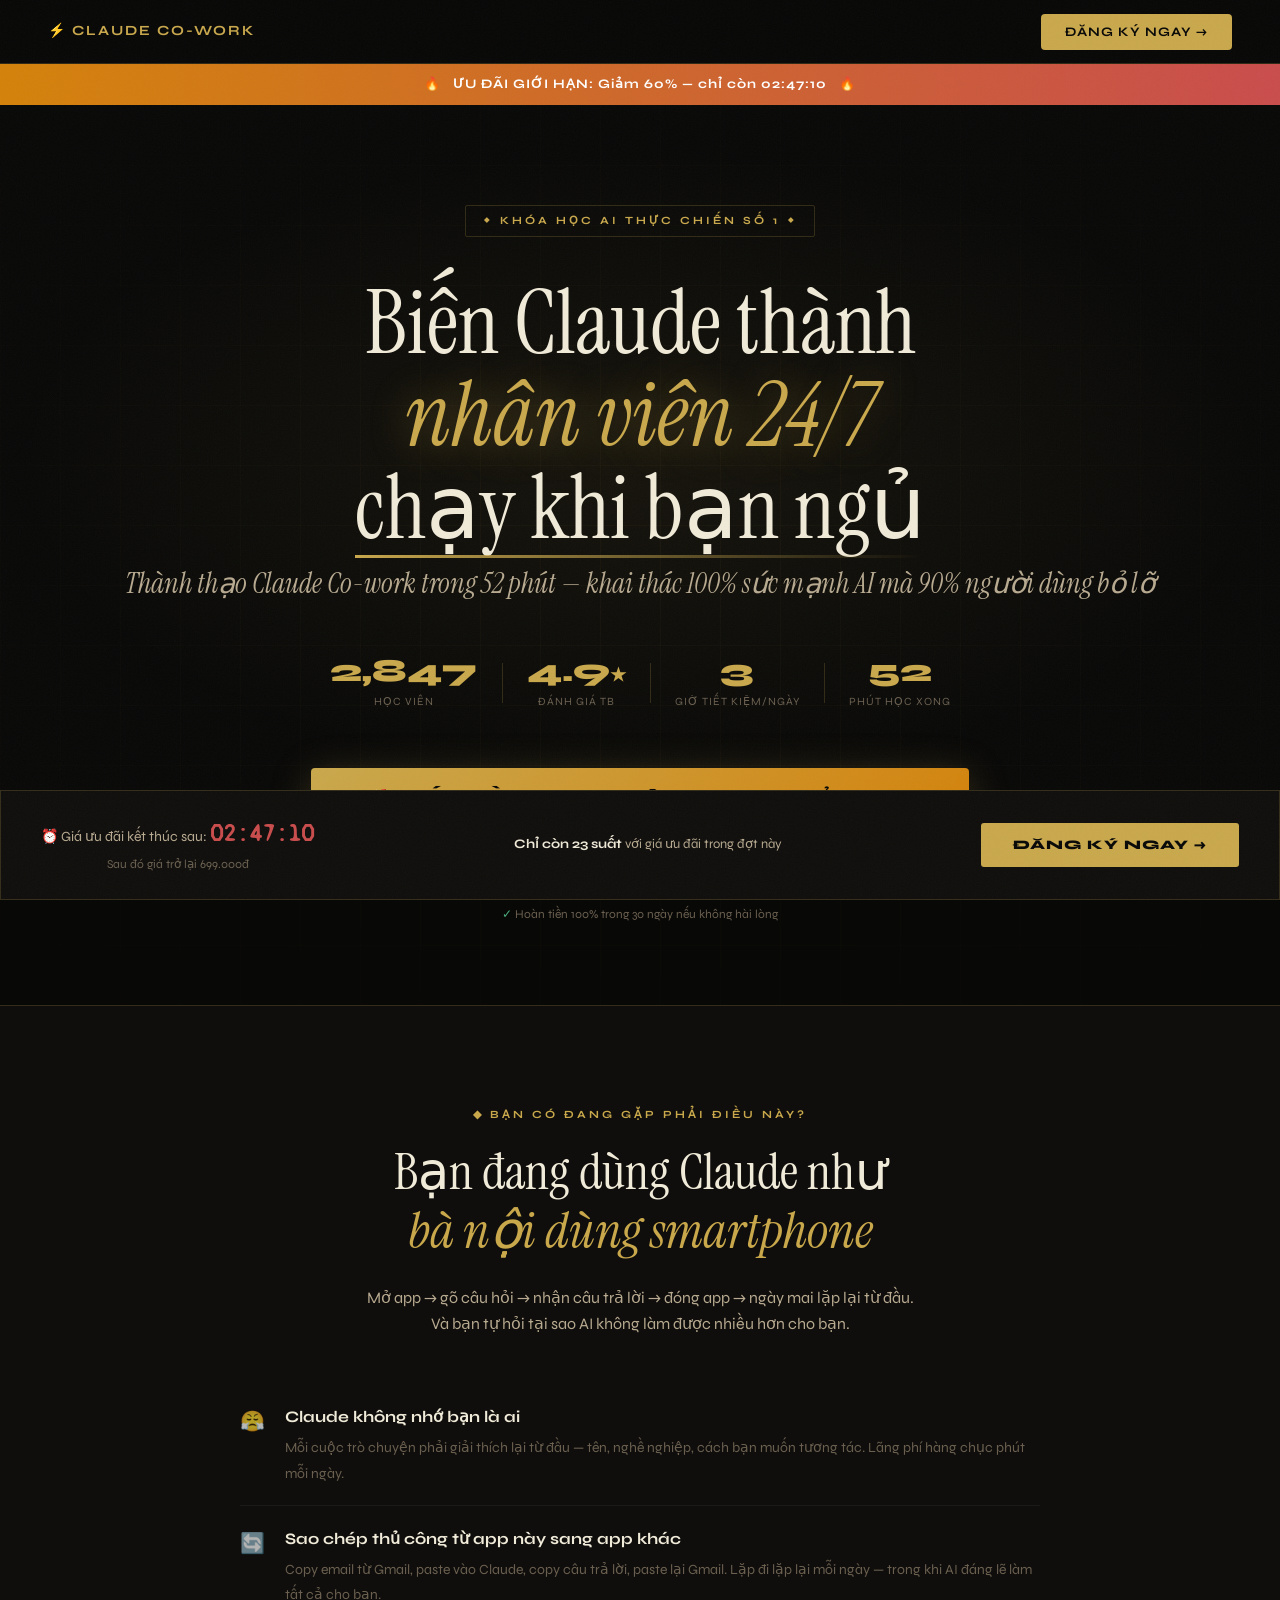
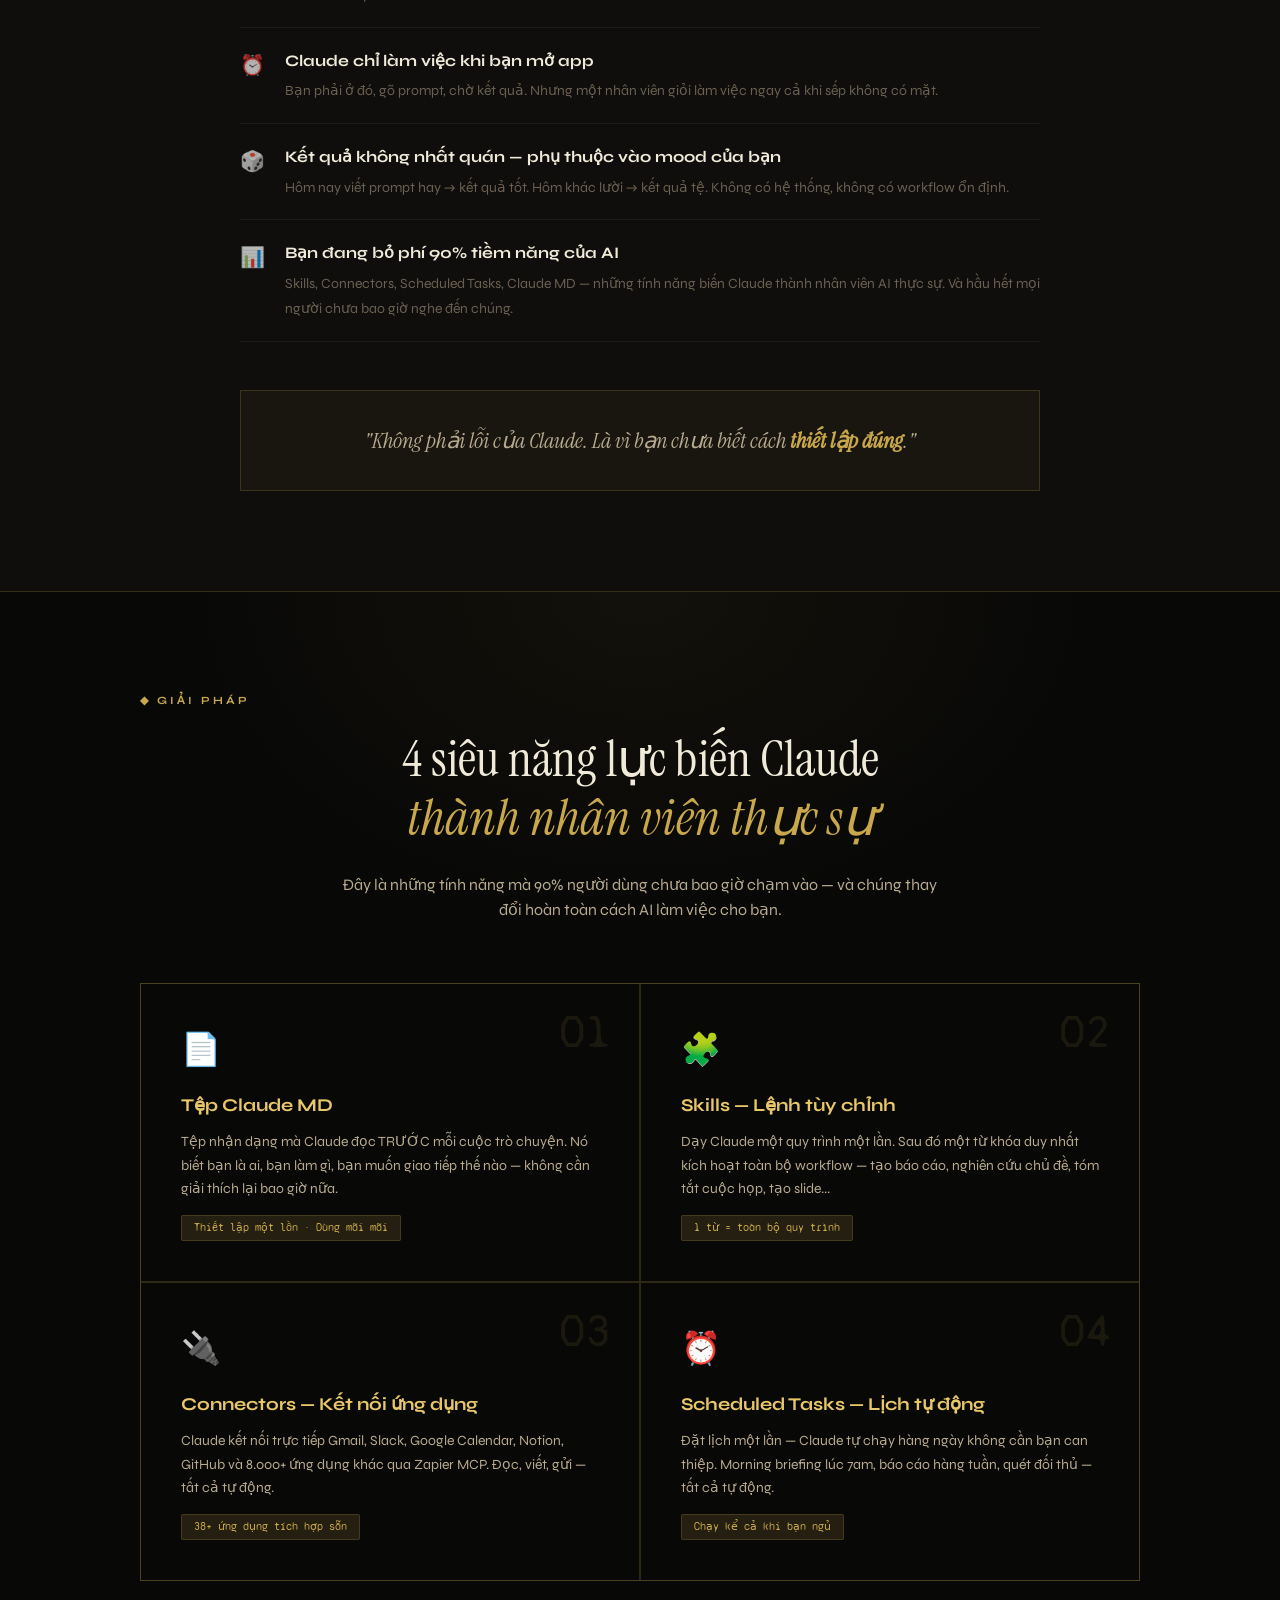
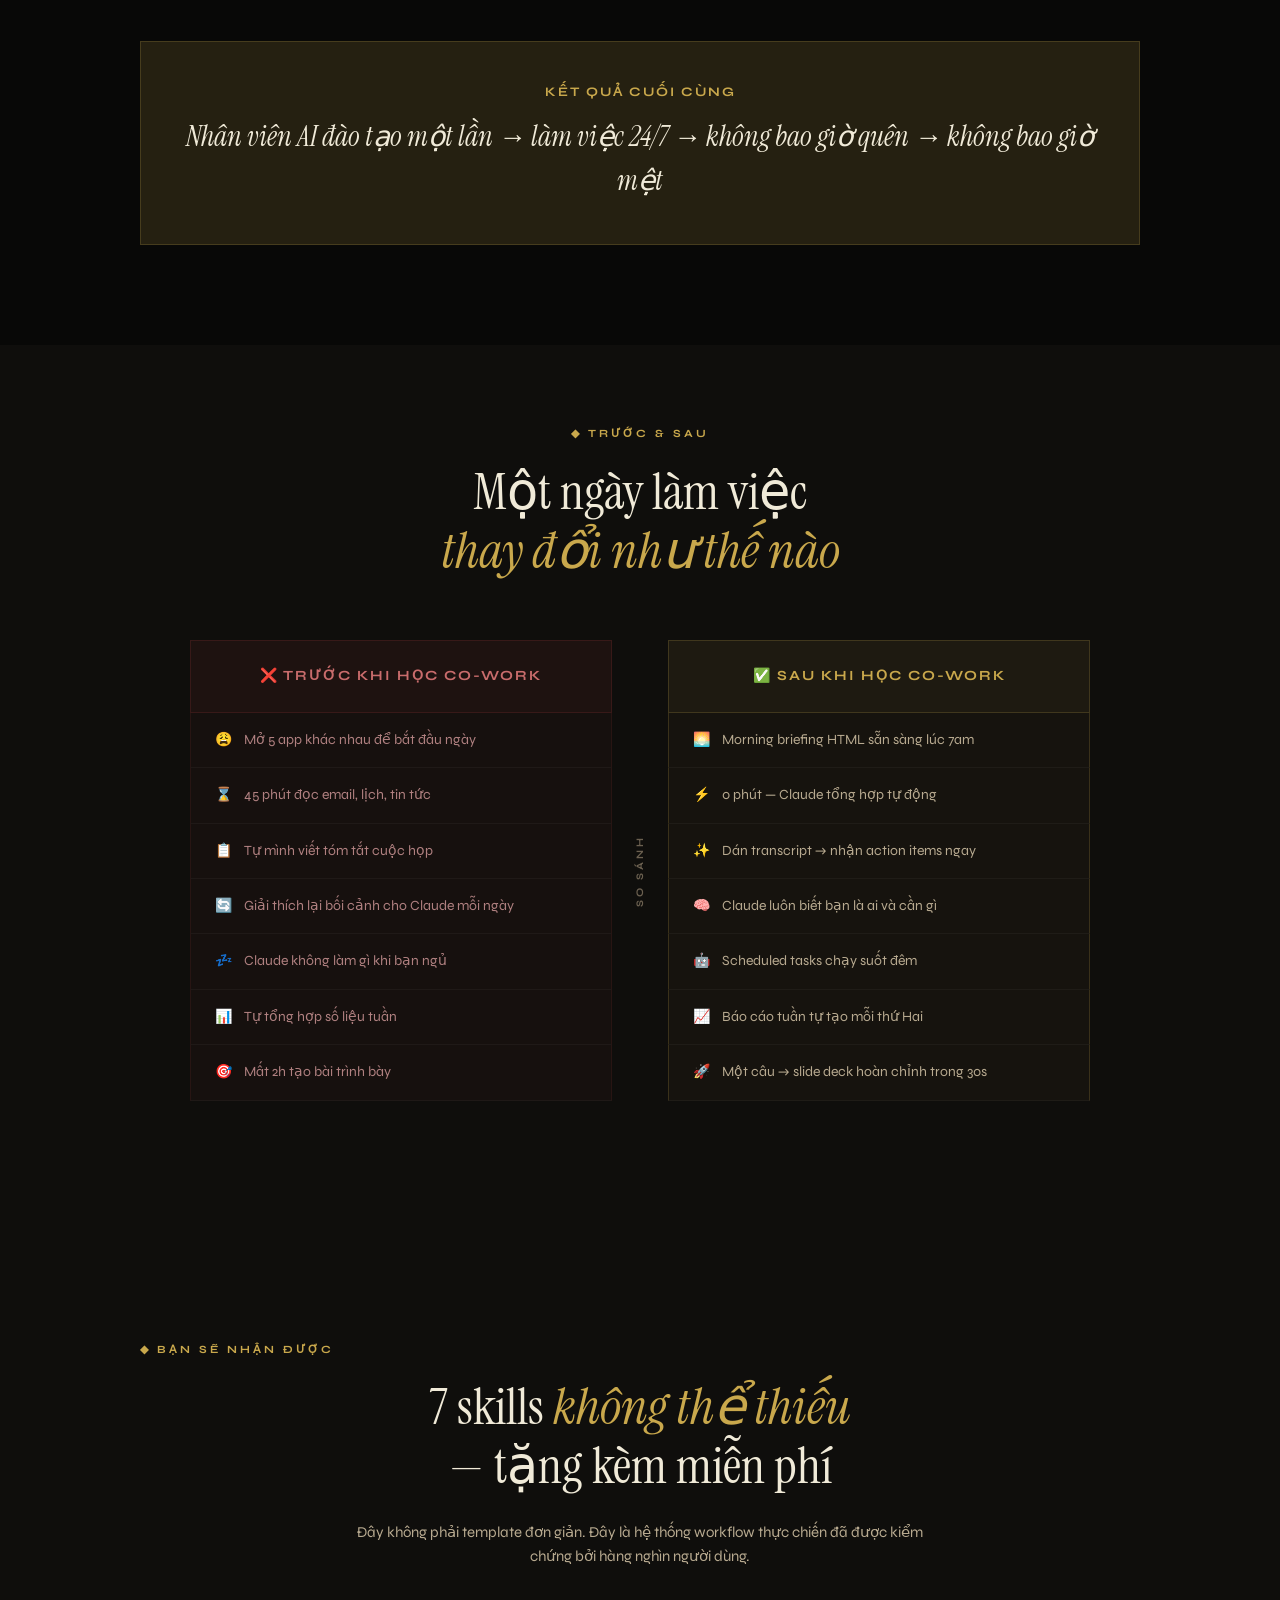
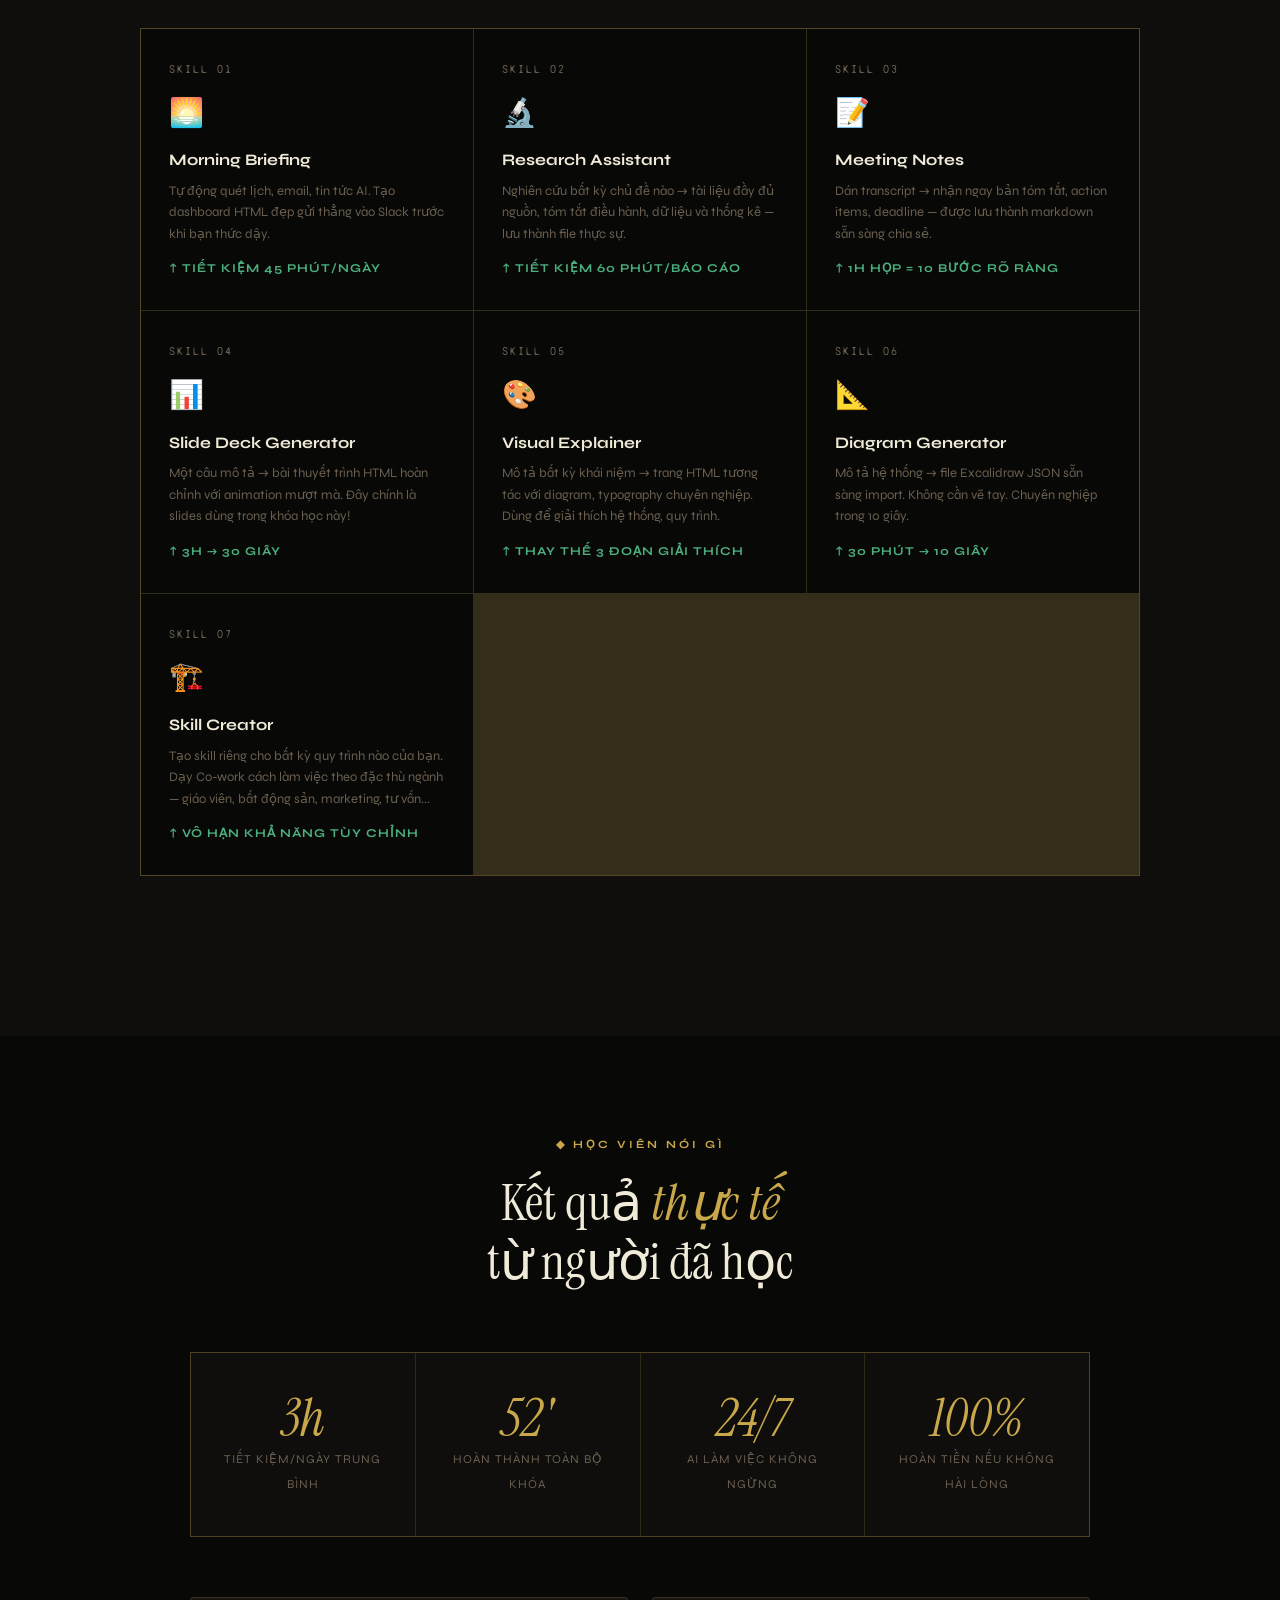
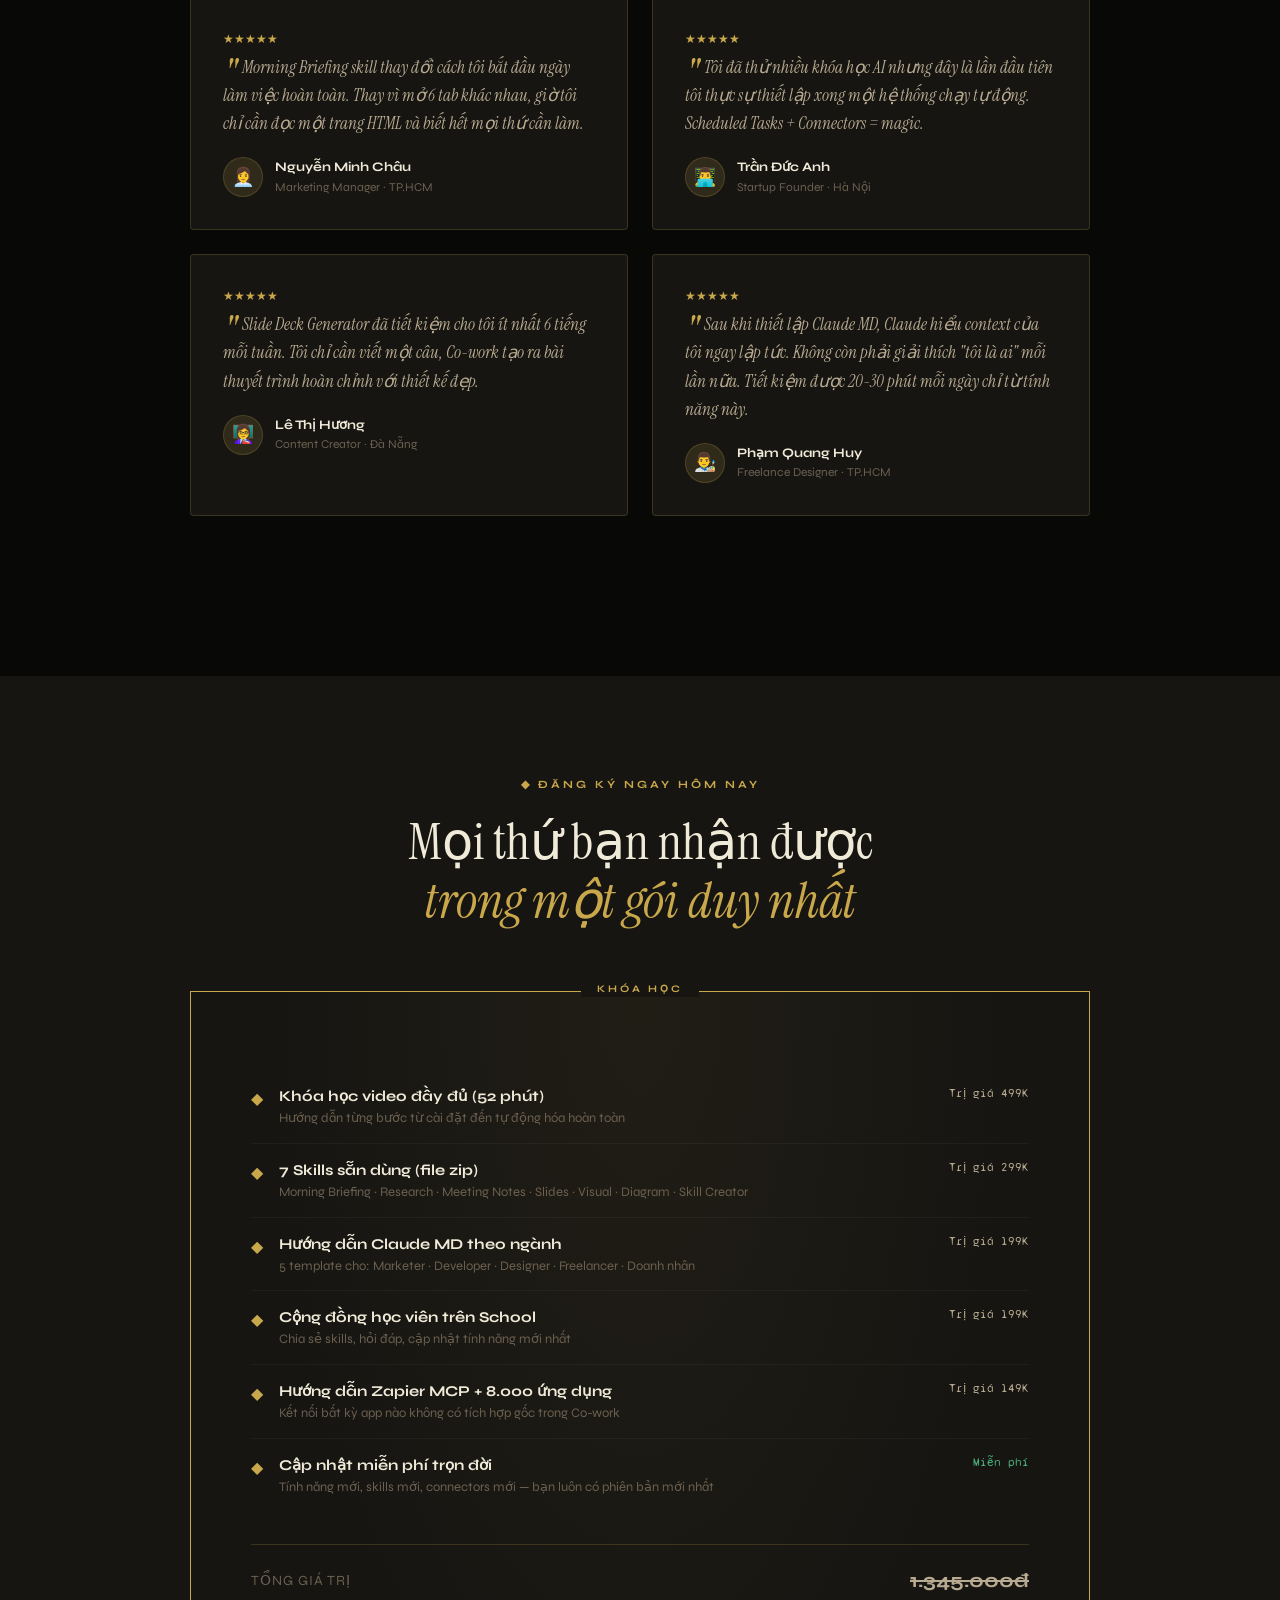
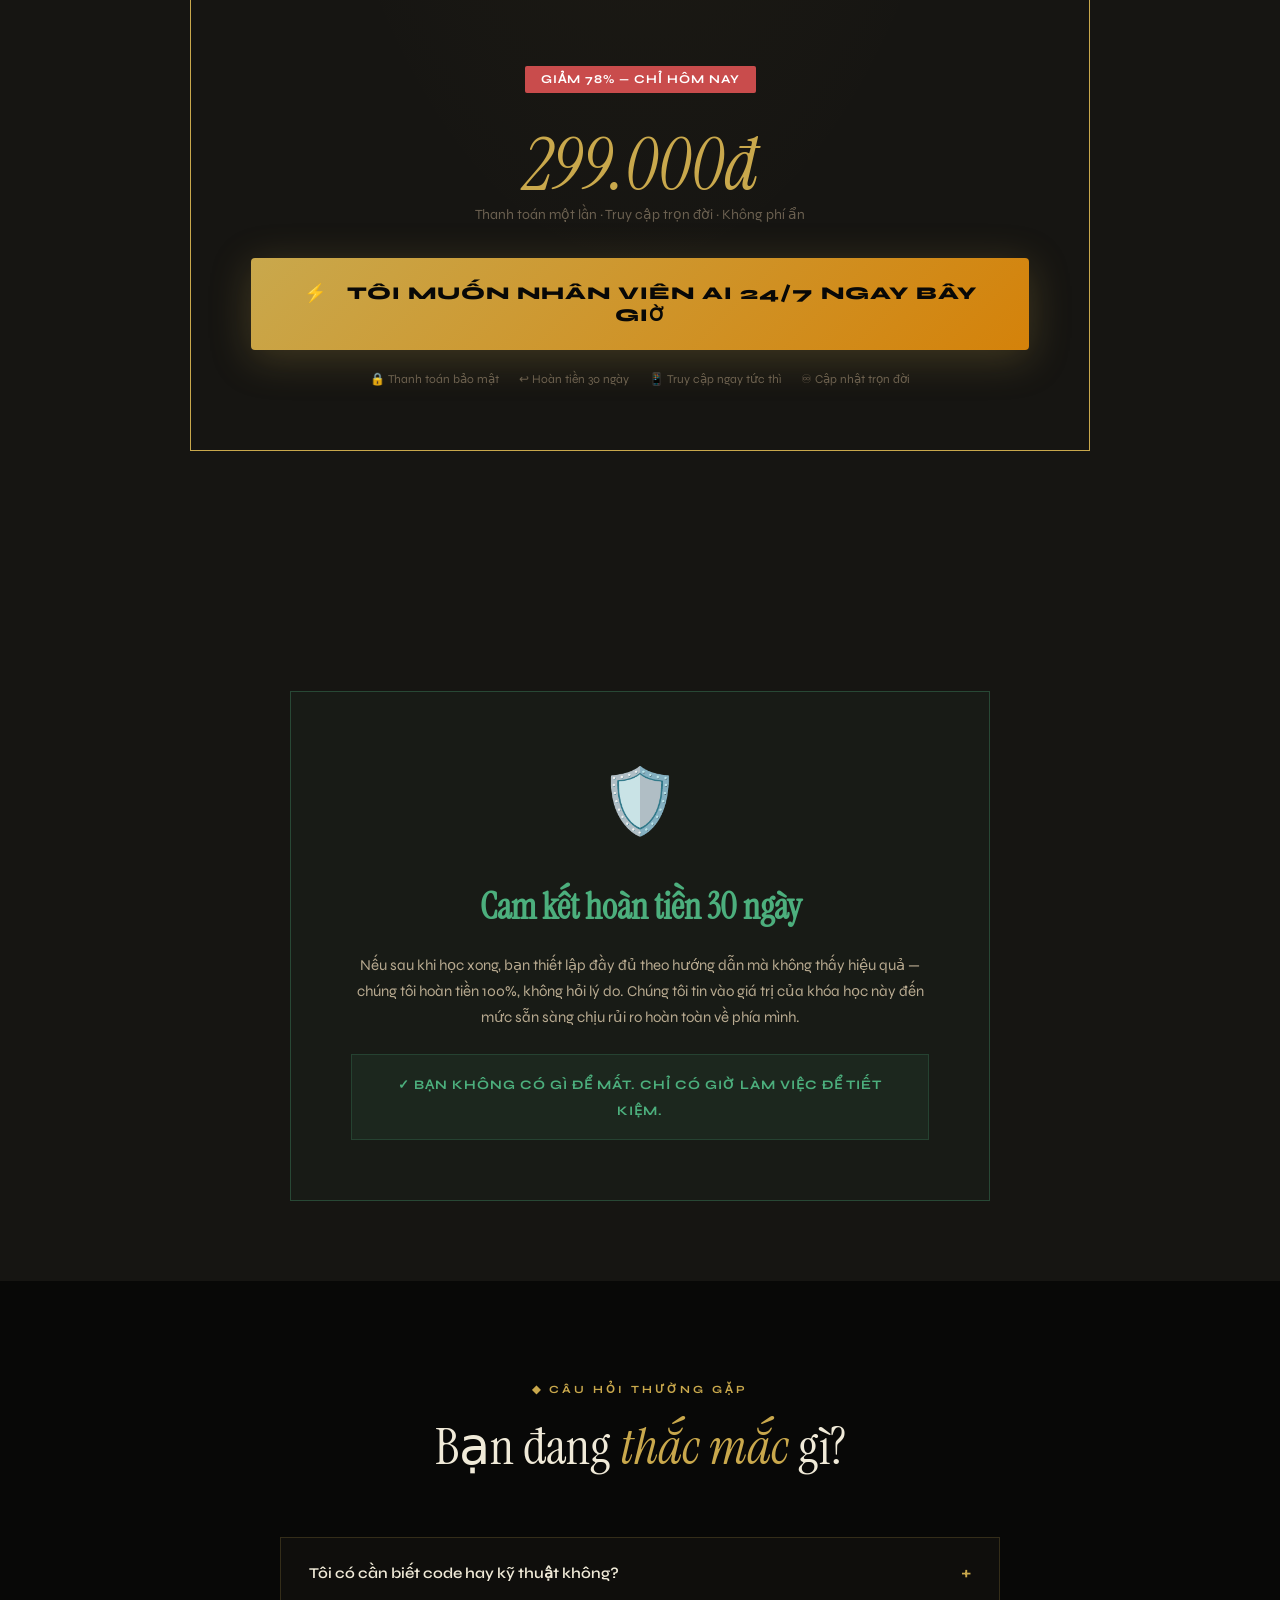
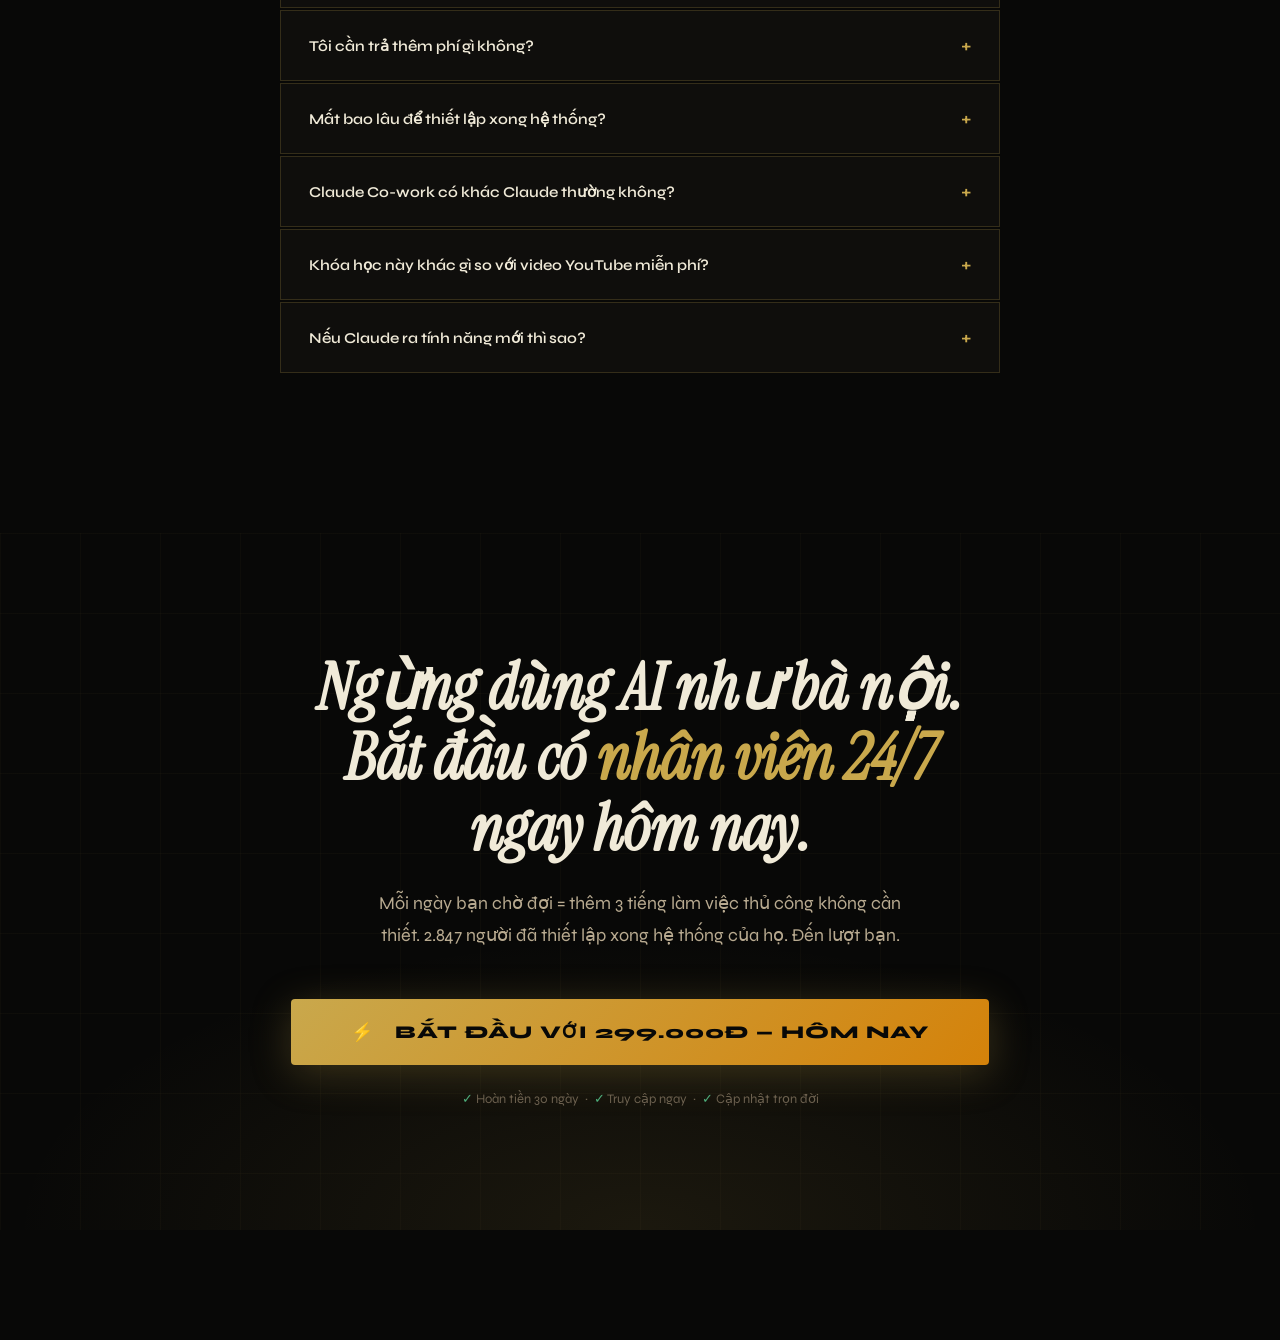
<file: claude-cowork-salespage (1).html>
<!DOCTYPE html>
<html lang="vi">
<head>
<meta charset="UTF-8">
<meta name="viewport" content="width=device-width, initial-scale=1.0">
<title>Claude Co-work Mastery — Nhân viên AI 24/7 của bạn</title>
<link href="https://fonts.googleapis.com/css2?family=Syne:wght@400;600;700;800&family=Instrument+Serif:ital@0;1&family=Syne+Mono&display=swap" rel="stylesheet">
<style>
:root {
  --black: #080807;
  --black2: #0f0e0c;
  --black3: #161512;
  --gold: #c9a84c;
  --gold2: #e8c66a;
  --gold3: #f5e090;
  --gold-dim: rgba(201,168,76,0.15);
  --gold-border: rgba(201,168,76,0.2);
  --amber: #d4820a;
  --red: #c94c4c;
  --green: #4caf7d;
  --white: #f0ead8;
  --white2: #b8aa90;
  --white3: #6b6050;
  --glow: 0 0 60px rgba(201,168,76,0.15);
}

*, *::before, *::after { margin:0; padding:0; box-sizing:border-box; }
html { scroll-behavior:smooth; }

body {
  background: var(--black);
  color: var(--white);
  font-family: 'Syne', sans-serif;
  font-size: 16px;
  line-height: 1.6;
  overflow-x: hidden;
}

/* GRAIN */
body::after {
  content:''; position:fixed; inset:0; pointer-events:none; z-index:999;
  background-image: url("data:image/svg+xml,%3Csvg xmlns='http://www.w3.org/2000/svg' width='300' height='300'%3E%3Cfilter id='g'%3E%3CfeTurbulence type='fractalNoise' baseFrequency='0.75' numOctaves='4' stitchTiles='stitch'/%3E%3C/filter%3E%3Crect width='100%25' height='100%25' filter='url(%23g)' opacity='0.035'/%3E%3C/svg%3E");
}

/* STICKY NAV */
.nav {
  position: fixed; top:0; left:0; right:0; z-index:100;
  background: rgba(8,8,7,0.9); backdrop-filter: blur(16px);
  border-bottom: 1px solid var(--gold-border);
  display: flex; align-items: center; justify-content: space-between;
  padding: 0 48px; height: 64px;
}
.nav-brand { font-size:14px; font-weight:700; letter-spacing:2px; text-transform:uppercase; color:var(--gold); }
.nav-cta {
  background: var(--gold); color: var(--black);
  border:none; padding: 10px 24px; border-radius:4px;
  font-family:'Syne',sans-serif; font-size:13px; font-weight:700;
  letter-spacing:1px; text-transform:uppercase;
  cursor:pointer; transition:all 0.2s;
}
.nav-cta:hover { background:var(--gold2); transform:translateY(-1px); box-shadow:0 4px 20px rgba(201,168,76,0.3); }

/* URGENCY BAR */
.urgency-bar {
  background: linear-gradient(90deg, var(--amber), var(--red), var(--amber));
  background-size: 200% 100%;
  animation: shimmer 3s ease infinite;
  text-align:center; padding:10px 20px;
  font-size:13px; font-weight:700; letter-spacing:1px;
  color:#fff; margin-top:64px;
}
@keyframes shimmer { 0%{background-position:0%} 100%{background-position:200%} }

/* ═══ HERO ═══ */
.hero {
  min-height: 100vh;
  display: flex; flex-direction:column; align-items:center; justify-content:center;
  text-align:center; padding: 100px 40px 80px;
  position: relative; overflow:hidden;
  background: radial-gradient(ellipse 70% 50% at 50% 40%, rgba(201,168,76,0.07) 0%, transparent 70%);
}

/* grid lines */
.hero::before {
  content:''; position:absolute; inset:0;
  background-image:
    linear-gradient(rgba(201,168,76,0.04) 1px, transparent 1px),
    linear-gradient(90deg, rgba(201,168,76,0.04) 1px, transparent 1px);
  background-size: 60px 60px;
  mask-image: radial-gradient(ellipse 80% 80% at 50% 50%, black, transparent);
}

.hero-eyebrow {
  display:inline-flex; align-items:center; gap:8px;
  border:1px solid var(--gold-border); border-radius:2px;
  padding:6px 18px; font-size:11px; font-weight:700;
  letter-spacing:3px; text-transform:uppercase; color:var(--gold);
  margin-bottom:40px;
  animation: fadeUp 0.6s ease both;
}
.hero-eyebrow::before, .hero-eyebrow::after {
  content:'◆'; font-size:7px; color:var(--gold);
}

.hero-headline {
  font-family: 'Instrument Serif', serif;
  font-size: clamp(44px, 7vw, 88px);
  font-weight:400; line-height:1.05;
  max-width: 900px;
  animation: fadeUp 0.6s 0.1s ease both;
  margin-bottom: 8px;
}
.hero-headline em {
  font-style:italic; color:var(--gold);
  text-shadow: 0 0 40px rgba(201,168,76,0.4);
}
.hero-headline strong {
  font-style:normal; font-weight:400;
  position:relative; display:inline-block;
}
.hero-headline strong::after {
  content:''; position:absolute; left:0; bottom:-4px; right:0; height:3px;
  background: linear-gradient(90deg, var(--gold), transparent);
}

.hero-sub {
  font-family: 'Instrument Serif', serif;
  font-size: clamp(20px, 2.5vw, 28px);
  font-style:italic; color:var(--white2);
  margin-bottom:48px;
  animation: fadeUp 0.6s 0.2s ease both;
}

.hero-proof {
  display:flex; align-items:center; gap:24px; justify-content:center;
  margin-bottom:56px; flex-wrap:wrap;
  animation: fadeUp 0.6s 0.3s ease both;
}
.proof-stat {
  text-align:center;
}
.proof-num {
  font-size:32px; font-weight:800; color:var(--gold);
  display:block; line-height:1;
}
.proof-label { font-size:11px; color:var(--white3); letter-spacing:1px; text-transform:uppercase; }
.proof-div { width:1px; height:40px; background:var(--gold-border); }

.hero-cta-group {
  display:flex; flex-direction:column; align-items:center; gap:16px;
  animation: fadeUp 0.6s 0.4s ease both;
}
.btn-primary {
  background: linear-gradient(135deg, var(--gold), var(--amber));
  color: var(--black); border:none;
  padding: 20px 56px; border-radius:4px;
  font-family:'Syne',sans-serif; font-size:16px; font-weight:800;
  letter-spacing:1px; text-transform:uppercase;
  cursor:pointer; transition:all 0.3s;
  position:relative; overflow:hidden;
  box-shadow: 0 8px 40px rgba(201,168,76,0.25);
}
.btn-primary::before {
  content:''; position:absolute; inset:0;
  background: linear-gradient(135deg, rgba(255,255,255,0.15), transparent);
  opacity:0; transition:opacity 0.3s;
}
.btn-primary:hover { transform:translateY(-3px); box-shadow:0 16px 60px rgba(201,168,76,0.4); }
.btn-primary:hover::before { opacity:1; }
.btn-primary:active { transform:translateY(0); }

.btn-ghost {
  background:transparent; border:1px solid var(--gold-border);
  color:var(--white2); padding:14px 40px; border-radius:4px;
  font-family:'Syne',sans-serif; font-size:13px; font-weight:600;
  letter-spacing:1px; cursor:pointer; transition:all 0.2s;
}
.btn-ghost:hover { border-color:var(--gold); color:var(--gold); }

.hero-guarantee { font-size:12px; color:var(--white3); }
.hero-guarantee span { color:var(--green); }

/* ═══ PAIN SECTION ═══ */
.pain {
  padding:100px 40px;
  background: var(--black2);
  border-top:1px solid var(--gold-border);
  border-bottom:1px solid var(--gold-border);
}
.pain-inner { max-width:800px; margin:0 auto; text-align:center; }
.section-label {
  font-size:11px; letter-spacing:3px; text-transform:uppercase;
  color:var(--gold); margin-bottom:20px; font-weight:700;
}
.section-title {
  font-family:'Instrument Serif',serif;
  font-size:clamp(32px,4vw,54px); font-weight:400;
  line-height:1.15; margin-bottom:24px;
}
.section-title em { font-style:italic; color:var(--gold); }

.pain-list {
  list-style:none; margin:48px 0;
  display:flex; flex-direction:column; gap:0;
}
.pain-list li {
  display:flex; align-items:flex-start; gap:20px;
  padding:20px 0; border-bottom:1px solid rgba(255,255,255,0.05);
  text-align:left;
}
.pain-icon { font-size:20px; flex-shrink:0; margin-top:2px; opacity:0.7; }
.pain-text strong { display:block; font-size:16px; margin-bottom:4px; color:var(--white); }
.pain-text span { font-size:14px; color:var(--white3); }

/* ═══ SOLUTION ═══ */
.solution {
  padding:100px 40px;
  background: radial-gradient(ellipse 60% 40% at 50% 0%, rgba(201,168,76,0.06) 0%, transparent 60%);
}
.solution-inner { max-width:1000px; margin:0 auto; }

.solution-grid {
  display:grid; grid-template-columns: 1fr 1fr;
  gap:2px; margin:60px 0;
  background:var(--gold-border); border:1px solid var(--gold-border);
}
.sg-cell {
  background:var(--black); padding:40px;
  position:relative; transition:background 0.3s;
}
.sg-cell:hover { background:var(--black3); }
.sg-num {
  font-family:'Syne Mono',monospace;
  font-size:48px; font-weight:400; color:rgba(201,168,76,0.1);
  position:absolute; top:24px; right:28px; line-height:1;
}
.sg-icon { font-size:32px; margin-bottom:16px; display:block; }
.sg-title { font-size:18px; font-weight:700; color:var(--gold2); margin-bottom:10px; }
.sg-desc { font-size:14px; color:var(--white2); line-height:1.7; }
.sg-tag {
  display:inline-block; margin-top:14px;
  background:var(--gold-dim); border:1px solid var(--gold-border);
  padding:3px 12px; border-radius:2px;
  font-family:'Syne Mono',monospace; font-size:11px; color:var(--gold);
}

/* ═══ 7 SKILLS ═══ */
.skills-section { padding:100px 40px; background:var(--black2); }
.skills-inner { max-width:1000px; margin:0 auto; }

.skills-grid {
  display:grid; grid-template-columns: repeat(auto-fill, minmax(280px, 1fr));
  gap:1px; background:var(--gold-border);
  border:1px solid var(--gold-border); margin:60px 0;
}
.skill-card {
  background:var(--black); padding:32px 28px;
  transition:background 0.2s; position:relative; overflow:hidden;
}
.skill-card::before {
  content:''; position:absolute; left:0; top:0; bottom:0; width:2px;
  background: var(--sk-color, var(--gold));
  opacity:0; transition:opacity 0.3s;
}
.skill-card:hover { background:var(--black3); }
.skill-card:hover::before { opacity:1; }
.sk-number {
  font-family:'Syne Mono',monospace; font-size:11px;
  color:var(--white3); margin-bottom:12px; letter-spacing:2px;
}
.sk-emoji { font-size:28px; margin-bottom:12px; display:block; }
.sk-name { font-size:16px; font-weight:700; color:var(--white); margin-bottom:8px; }
.sk-desc { font-size:13px; color:var(--white3); line-height:1.65; margin-bottom:14px; }
.sk-save {
  font-size:12px; font-weight:700; color:var(--green);
  letter-spacing:1px; text-transform:uppercase;
}
.sk-save::before { content:'↑ '; }

/* ═══ SOCIAL PROOF ═══ */
.proof-section { padding:100px 40px; }
.proof-inner { max-width:900px; margin:0 auto; }

.testimonials { display:grid; grid-template-columns:1fr 1fr; gap:24px; margin:60px 0; }
.testi {
  background:var(--black3); border:1px solid var(--gold-border);
  border-radius:4px; padding:32px;
  position:relative; transition:border-color 0.2s;
}
.testi:hover { border-color:var(--gold); }
.testi-quote {
  font-family:'Instrument Serif',serif;
  font-size:17px; font-style:italic; line-height:1.65;
  color:var(--white2); margin-bottom:20px;
}
.testi-quote::before { content:'"'; color:var(--gold); font-size:40px; line-height:0; vertical-align:-14px; margin-right:4px; }
.testi-author { display:flex; align-items:center; gap:12px; }
.testi-avatar {
  width:40px; height:40px; border-radius:50%;
  background:var(--gold-dim); border:1px solid var(--gold-border);
  display:flex; align-items:center; justify-content:center; font-size:18px;
}
.testi-name { font-size:13px; font-weight:700; }
.testi-role { font-size:12px; color:var(--white3); }
.testi-stars { color:var(--gold); font-size:12px; margin-bottom:4px; }

.big-number-row {
  display:grid; grid-template-columns:repeat(4,1fr);
  gap:1px; background:var(--gold-border);
  border:1px solid var(--gold-border); margin:60px 0;
}
.bn-cell { background:var(--black2); padding:40px 24px; text-align:center; }
.bn-num {
  font-family:'Instrument Serif',serif;
  font-size:52px; font-style:italic; color:var(--gold);
  display:block; line-height:1;
}
.bn-label { font-size:12px; color:var(--white3); letter-spacing:1px; text-transform:uppercase; margin-top:8px; }

/* ═══ WHAT YOU GET ═══ */
.offer { padding:100px 40px; background:var(--black3); }
.offer-inner { max-width:900px; margin:0 auto; }

.offer-box {
  border:1px solid var(--gold);
  background: radial-gradient(ellipse at 50% 0%, rgba(201,168,76,0.06), transparent 60%);
  padding:60px; margin:60px 0;
  position:relative;
}
.offer-box::before {
  content:'KHÓA HỌC'; position:absolute; top:-11px; left:50%; transform:translateX(-50%);
  background:var(--black3); padding:0 16px;
  font-size:10px; font-weight:700; letter-spacing:3px; color:var(--gold);
}

.offer-items { list-style:none; margin:32px 0; display:flex; flex-direction:column; gap:14px; }
.offer-items li {
  display:flex; align-items:flex-start; gap:16px;
  font-size:15px; padding-bottom:14px;
  border-bottom:1px solid rgba(255,255,255,0.04);
}
.offer-items li:last-child { border:none; }
.offer-check { color:var(--gold); font-size:16px; flex-shrink:0; margin-top:2px; }
.offer-item-text strong { color:var(--white); }
.offer-item-text span { font-size:13px; color:var(--white3); display:block; }
.offer-value { margin-left:auto; font-family:'Syne Mono',monospace; font-size:12px; color:var(--white3); white-space:nowrap; }

.price-box { text-align:center; padding:48px 0 0; }
.price-old {
  font-size:18px; color:var(--white3); text-decoration:line-through;
  text-decoration-color:var(--red);
}
.price-new {
  font-family:'Instrument Serif',serif;
  font-size:72px; font-style:italic; color:var(--gold);
  display:block; line-height:1.1;
}
.price-period { font-size:14px; color:var(--white3); margin-bottom:32px; }
.price-badge {
  display:inline-block; background:var(--red);
  padding:4px 16px; border-radius:2px;
  font-size:12px; font-weight:700; letter-spacing:1px; color:#fff;
  margin-bottom:32px;
}

/* ═══ FAQ ═══ */
.faq { padding:100px 40px; }
.faq-inner { max-width:720px; margin:0 auto; }
.faq-list { margin:60px 0; display:flex; flex-direction:column; gap:2px; }
.faq-item {
  border:1px solid var(--gold-border); background:var(--black2);
  overflow:hidden;
}
.faq-q {
  width:100%; background:none; border:none;
  color:var(--white); font-family:'Syne',sans-serif;
  font-size:15px; font-weight:600; text-align:left;
  padding:22px 28px; cursor:pointer;
  display:flex; align-items:center; justify-content:space-between;
  transition:color 0.2s;
}
.faq-q:hover { color:var(--gold); }
.faq-icon { color:var(--gold); font-size:20px; transition:transform 0.3s; flex-shrink:0; }
.faq-a {
  max-height:0; overflow:hidden;
  transition:max-height 0.4s ease, padding 0.3s;
  font-size:14px; color:var(--white3); line-height:1.75;
  padding:0 28px;
}
.faq-item.open .faq-a { max-height:300px; padding:0 28px 22px; }
.faq-item.open .faq-icon { transform:rotate(45deg); }

/* ═══ GUARANTEE ═══ */
.guarantee { padding:80px 40px; background:var(--black3); }
.guarantee-inner {
  max-width:700px; margin:0 auto; text-align:center;
  border:1px solid rgba(76,175,125,0.3);
  background:rgba(76,175,125,0.04); padding:60px;
}
.guarantee-icon { font-size:64px; margin-bottom:24px; display:block; }
.guarantee-title {
  font-family:'Instrument Serif',serif;
  font-size:36px; color:var(--green); margin-bottom:16px;
}
.guarantee-text { font-size:15px; color:var(--white2); line-height:1.75; }

/* ═══ FINAL CTA ═══ */
.final-cta {
  padding:120px 40px;
  background: radial-gradient(ellipse 70% 60% at 50% 100%, rgba(201,168,76,0.1) 0%, transparent 70%);
  text-align:center; position:relative; overflow:hidden;
}
.final-cta::before {
  content:''; position:absolute; inset:0;
  background-image:
    linear-gradient(rgba(201,168,76,0.03) 1px, transparent 1px),
    linear-gradient(90deg, rgba(201,168,76,0.03) 1px, transparent 1px);
  background-size:80px 80px;
}
.final-headline {
  font-family:'Instrument Serif',serif;
  font-size:clamp(38px,5vw,68px);
  font-style:italic; line-height:1.1;
  margin-bottom:24px; position:relative;
}
.final-headline span { color:var(--gold); }
.final-sub { font-size:18px; color:var(--white2); max-width:560px; margin:0 auto 48px; line-height:1.75; }

/* ═══ COMPARISON VISUAL ═══ */
.compare-block { padding:80px 40px; background:var(--black2); }
.compare-inner { max-width:900px; margin:0 auto; }
.vs-table { display:grid; grid-template-columns:1fr auto 1fr; gap:0; margin:60px 0; align-items:stretch; }
.vs-col { display:flex; flex-direction:column; gap:0; }
.vs-header {
  padding:24px 32px; text-align:center;
  font-size:14px; font-weight:700; letter-spacing:2px; text-transform:uppercase;
}
.vs-header.bad { background:rgba(201,68,68,0.08); color:#c96c6c; border:1px solid rgba(201,68,68,0.15); }
.vs-header.good { background:rgba(201,168,76,0.08); color:var(--gold); border:1px solid var(--gold-border); }
.vs-row { display:contents; }
.vs-cell {
  padding:16px 24px; font-size:14px; border-bottom:1px solid rgba(255,255,255,0.04);
  display:flex; align-items:center; gap:12px;
}
.vs-cell.bad { background:rgba(201,68,68,0.03); color:#b08080; border-left:1px solid rgba(201,68,68,0.1); border-right:1px solid rgba(201,68,68,0.1); }
.vs-cell.good { background:rgba(201,168,76,0.03); color:var(--white2); border-left:1px solid var(--gold-border); border-right:1px solid var(--gold-border); }
.vs-center { display:flex; align-items:center; justify-content:center; padding:0 20px; }
.vs-badge {
  writing-mode:vertical-rl; text-orientation:mixed;
  font-size:10px; font-weight:700; letter-spacing:3px; color:var(--white3);
  transform:rotate(180deg);
}

/* TIMER */
.timer-bar {
  background:var(--black2); border:1px solid var(--gold-border);
  padding:24px 40px; text-align:center; position:sticky; bottom:0; z-index:90;
  display:flex; align-items:center; justify-content:space-between; gap:24px;
  flex-wrap:wrap;
}
.timer-text { font-size:14px; color:var(--white2); }
.timer-text strong { color:var(--gold); }
.timer-count { font-family:'Syne Mono',monospace; font-size:24px; color:var(--red); font-weight:700; }
.timer-cta {
  background:var(--gold); color:var(--black);
  border:none; padding:14px 32px; border-radius:3px;
  font-family:'Syne',sans-serif; font-size:13px; font-weight:800;
  letter-spacing:1px; text-transform:uppercase; cursor:pointer;
  transition:all 0.2s; white-space:nowrap;
}
.timer-cta:hover { background:var(--gold2); }

/* ANIMATIONS */
@keyframes fadeUp { from{opacity:0;transform:translateY(28px)} to{opacity:1;transform:translateY(0)} }
@keyframes pulse { 0%,100%{opacity:1} 50%{opacity:0.6} }
@keyframes countUp { from{opacity:0;transform:translateY(10px)} to{opacity:1;transform:translateY(0)} }

.reveal { opacity:0; transform:translateY(32px); transition:opacity 0.8s ease, transform 0.8s ease; }
.reveal.in { opacity:1; transform:none; }

/* RESPONSIVE */
@media(max-width:768px) {
  .nav { padding:0 20px; }
  .solution-grid, .testimonials, .big-number-row { grid-template-columns:1fr; }
  .vs-table { grid-template-columns:1fr 1fr; }
  .vs-center { display:none; }
  .offer-box { padding:32px 24px; }
  .hero-proof { gap:16px; }
}

/* ─── SCROLL LINE ─── */
.scroll-line {
  position:fixed; top:0; left:0; height:2px;
  background:linear-gradient(90deg,var(--gold),var(--amber));
  width:0%; z-index:200; transition:width 0.1s;
}

/* highlight tag */
.hl { color:var(--gold); font-weight:700; }
.tag-green { background:rgba(76,175,125,0.1); border:1px solid rgba(76,175,125,0.25); color:var(--green); padding:2px 10px; border-radius:2px; font-size:12px; font-weight:700; letter-spacing:1px; }
.tag-red { background:rgba(201,76,76,0.1); border:1px solid rgba(201,76,76,0.25); color:#d47070; padding:2px 10px; border-radius:2px; font-size:12px; }
</style>
</head>
<body>

<div class="scroll-line" id="scrollLine"></div>

<!-- NAV -->
<nav class="nav">
  <span class="nav-brand">⚡ Claude Co-work</span>
  <button class="nav-cta" onclick="goToCheckout()">Đăng ký ngay →</button>
</nav>

<!-- URGENCY BAR -->
<div class="urgency-bar">
  🔥 &nbsp; ƯU ĐÃI GIỚI HẠN: Giảm 60% — chỉ còn <span id="barTimer">09:47</span> &nbsp; 🔥
</div>

<!-- ═══════════ HERO ═══════════ -->
<section class="hero">
  <div class="hero-eyebrow">Khóa học AI thực chiến số 1</div>

  <h1 class="hero-headline">
    Biến Claude thành<br>
    <em>nhân viên 24/7</em><br>
    <strong>chạy khi bạn ngủ</strong>
  </h1>

  <p class="hero-sub">Thành thạo Claude Co-work trong 52 phút — khai thác 100% sức mạnh AI mà 90% người dùng bỏ lỡ</p>

  <div class="hero-proof">
    <div class="proof-stat">
      <span class="proof-num" data-target="2847">0</span>
      <span class="proof-label">Học viên</span>
    </div>
    <div class="proof-div"></div>
    <div class="proof-stat">
      <span class="proof-num">4.9<span style="font-size:18px">★</span></span>
      <span class="proof-label">Đánh giá TB</span>
    </div>
    <div class="proof-div"></div>
    <div class="proof-stat">
      <span class="proof-num" data-target="3">0</span>
      <span class="proof-label">Giờ tiết kiệm/ngày</span>
    </div>
    <div class="proof-div"></div>
    <div class="proof-stat">
      <span class="proof-num">52</span>
      <span class="proof-label">Phút học xong</span>
    </div>
  </div>

  <div class="hero-cta-group">
    <button class="btn-primary" onclick="goToCheckout()">
      🚀 &nbsp; Bắt đầu ngay hôm nay — Chỉ 299K
    </button>
    <button class="btn-ghost" onclick="document.getElementById('skills-section').scrollIntoView({behavior:'smooth'})">
      Xem đầy đủ nội dung ↓
    </button>
    <p class="hero-guarantee"><span>✓</span> Hoàn tiền 100% trong 30 ngày nếu không hài lòng</p>
  </div>
</section>

<!-- ═══════════ PAIN ═══════════ -->
<section class="pain reveal">
  <div class="pain-inner">
    <p class="section-label">◆ Bạn có đang gặp phải điều này?</p>
    <h2 class="section-title">Bạn đang dùng Claude như<br><em>bà nội dùng smartphone</em></h2>
    <p style="color:var(--white2);font-size:16px;max-width:560px;margin:0 auto">Mở app → gõ câu hỏi → nhận câu trả lời → đóng app → ngày mai lặp lại từ đầu. Và bạn tự hỏi tại sao AI không làm được nhiều hơn cho bạn.</p>

    <ul class="pain-list">
      <li>
        <span class="pain-icon">😤</span>
        <div class="pain-text">
          <strong>Claude không nhớ bạn là ai</strong>
          <span>Mỗi cuộc trò chuyện phải giải thích lại từ đầu — tên, nghề nghiệp, cách bạn muốn tương tác. Lãng phí hàng chục phút mỗi ngày.</span>
        </div>
      </li>
      <li>
        <span class="pain-icon">🔄</span>
        <div class="pain-text">
          <strong>Sao chép thủ công từ app này sang app khác</strong>
          <span>Copy email từ Gmail, paste vào Claude, copy câu trả lời, paste lại Gmail. Lặp đi lặp lại mỗi ngày — trong khi AI đáng lẽ làm tất cả cho bạn.</span>
        </div>
      </li>
      <li>
        <span class="pain-icon">⏰</span>
        <div class="pain-text">
          <strong>Claude chỉ làm việc khi bạn mở app</strong>
          <span>Bạn phải ở đó, gõ prompt, chờ kết quả. Nhưng một nhân viên giỏi làm việc ngay cả khi sếp không có mặt.</span>
        </div>
      </li>
      <li>
        <span class="pain-icon">🎲</span>
        <div class="pain-text">
          <strong>Kết quả không nhất quán — phụ thuộc vào mood của bạn</strong>
          <span>Hôm nay viết prompt hay → kết quả tốt. Hôm khác lười → kết quả tệ. Không có hệ thống, không có workflow ổn định.</span>
        </div>
      </li>
      <li>
        <span class="pain-icon">📊</span>
        <div class="pain-text">
          <strong>Bạn đang bỏ phí 90% tiềm năng của AI</strong>
          <span>Skills, Connectors, Scheduled Tasks, Claude MD — những tính năng biến Claude thành nhân viên AI thực sự. Và hầu hết mọi người chưa bao giờ nghe đến chúng.</span>
        </div>
      </li>
    </ul>

    <div style="padding:32px;background:rgba(201,168,76,0.05);border:1px solid var(--gold-border);text-align:center">
      <p style="font-family:'Instrument Serif',serif;font-size:22px;font-style:italic;color:var(--white2)">
        "Không phải lỗi của Claude. Là vì bạn chưa biết cách <span class="hl">thiết lập đúng</span>."
      </p>
    </div>
  </div>
</section>

<!-- ═══════════ SOLUTION: 4 SUPERPOWERS ═══════════ -->
<section class="solution reveal">
  <div class="solution-inner">
    <p class="section-label">◆ Giải pháp</p>
    <h2 class="section-title" style="text-align:center">4 siêu năng lực biến Claude<br><em>thành nhân viên thực sự</em></h2>
    <p style="text-align:center;color:var(--white2);font-size:16px;max-width:600px;margin:0 auto">Đây là những tính năng mà 90% người dùng chưa bao giờ chạm vào — và chúng thay đổi hoàn toàn cách AI làm việc cho bạn.</p>

    <div class="solution-grid">
      <div class="sg-cell">
        <span class="sg-num">01</span>
        <span class="sg-icon">📄</span>
        <div class="sg-title">Tệp Claude MD</div>
        <p class="sg-desc">Tệp nhận dạng mà Claude đọc TRƯỚC mỗi cuộc trò chuyện. Nó biết bạn là ai, bạn làm gì, bạn muốn giao tiếp thế nào — không cần giải thích lại bao giờ nữa.</p>
        <span class="sg-tag">Thiết lập một lần · Dùng mãi mãi</span>
      </div>
      <div class="sg-cell">
        <span class="sg-num">02</span>
        <span class="sg-icon">🧩</span>
        <div class="sg-title">Skills — Lệnh tùy chỉnh</div>
        <p class="sg-desc">Dạy Claude một quy trình một lần. Sau đó một từ khóa duy nhất kích hoạt toàn bộ workflow — tạo báo cáo, nghiên cứu chủ đề, tóm tắt cuộc họp, tạo slide...</p>
        <span class="sg-tag">1 từ = toàn bộ quy trình</span>
      </div>
      <div class="sg-cell">
        <span class="sg-num">03</span>
        <span class="sg-icon">🔌</span>
        <div class="sg-title">Connectors — Kết nối ứng dụng</div>
        <p class="sg-desc">Claude kết nối trực tiếp Gmail, Slack, Google Calendar, Notion, GitHub và 8.000+ ứng dụng khác qua Zapier MCP. Đọc, viết, gửi — tất cả tự động.</p>
        <span class="sg-tag">38+ ứng dụng tích hợp sẵn</span>
      </div>
      <div class="sg-cell">
        <span class="sg-num">04</span>
        <span class="sg-icon">⏰</span>
        <div class="sg-title">Scheduled Tasks — Lịch tự động</div>
        <p class="sg-desc">Đặt lịch một lần — Claude tự chạy hàng ngày không cần bạn can thiệp. Morning briefing lúc 7am, báo cáo hàng tuần, quét đối thủ — tất cả tự động.</p>
        <span class="sg-tag">Chạy kể cả khi bạn ngủ</span>
      </div>
    </div>

    <div style="text-align:center;padding:40px;background:var(--gold-dim);border:1px solid var(--gold-border)">
      <p style="font-size:13px;color:var(--gold);letter-spacing:2px;text-transform:uppercase;font-weight:700;margin-bottom:12px">Kết quả cuối cùng</p>
      <p style="font-family:'Instrument Serif',serif;font-size:28px;font-style:italic;color:var(--white)">
        Nhân viên AI đào tạo một lần → làm việc 24/7 → không bao giờ quên → không bao giờ mệt
      </p>
    </div>
  </div>
</section>

<!-- COMPARE BEFORE/AFTER -->
<section class="compare-block reveal">
  <div class="compare-inner">
    <p class="section-label" style="text-align:center">◆ Trước & Sau</p>
    <h2 class="section-title" style="text-align:center">Một ngày làm việc<br><em>thay đổi như thế nào</em></h2>

    <div class="vs-table">
      <div class="vs-col">
        <div class="vs-header bad">❌ Trước khi học Co-work</div>
        <div class="vs-cell bad"><span>😩</span> Mở 5 app khác nhau để bắt đầu ngày</div>
        <div class="vs-cell bad"><span>⌛</span> 45 phút đọc email, lịch, tin tức</div>
        <div class="vs-cell bad"><span>📋</span> Tự mình viết tóm tắt cuộc họp</div>
        <div class="vs-cell bad"><span>🔄</span> Giải thích lại bối cảnh cho Claude mỗi ngày</div>
        <div class="vs-cell bad"><span>💤</span> Claude không làm gì khi bạn ngủ</div>
        <div class="vs-cell bad"><span>📊</span> Tự tổng hợp số liệu tuần</div>
        <div class="vs-cell bad"><span>🎯</span> Mất 2h tạo bài trình bày</div>
      </div>
      <div class="vs-center"><span class="vs-badge">SO SÁNH</span></div>
      <div class="vs-col">
        <div class="vs-header good">✅ Sau khi học Co-work</div>
        <div class="vs-cell good"><span>🌅</span> Morning briefing HTML sẵn sàng lúc 7am</div>
        <div class="vs-cell good"><span>⚡</span> 0 phút — Claude tổng hợp tự động</div>
        <div class="vs-cell good"><span>✨</span> Dán transcript → nhận action items ngay</div>
        <div class="vs-cell good"><span>🧠</span> Claude luôn biết bạn là ai và cần gì</div>
        <div class="vs-cell good"><span>🤖</span> Scheduled tasks chạy suốt đêm</div>
        <div class="vs-cell good"><span>📈</span> Báo cáo tuần tự tạo mỗi thứ Hai</div>
        <div class="vs-cell good"><span>🚀</span> Một câu → slide deck hoàn chỉnh trong 30s</div>
      </div>
    </div>
  </div>
</section>

<!-- ═══════════ 7 SKILLS ═══════════ -->
<section id="skills-section" class="skills-section reveal">
  <div class="skills-inner">
    <p class="section-label">◆ Bạn sẽ nhận được</p>
    <h2 class="section-title" style="text-align:center">7 skills <em>không thể thiếu</em><br>— tặng kèm miễn phí</h2>
    <p style="text-align:center;color:var(--white2);font-size:15px;max-width:580px;margin:0 auto">Đây không phải template đơn giản. Đây là hệ thống workflow thực chiến đã được kiểm chứng bởi hàng nghìn người dùng.</p>

    <div class="skills-grid">
      <div class="skill-card" style="--sk-color:#e8c66a">
        <div class="sk-number">SKILL 01</div>
        <span class="sk-emoji">🌅</span>
        <div class="sk-name">Morning Briefing</div>
        <div class="sk-desc">Tự động quét lịch, email, tin tức AI. Tạo dashboard HTML đẹp gửi thẳng vào Slack trước khi bạn thức dậy.</div>
        <div class="sk-save">Tiết kiệm 45 phút/ngày</div>
      </div>
      <div class="skill-card" style="--sk-color:#7ec8a0">
        <div class="sk-number">SKILL 02</div>
        <span class="sk-emoji">🔬</span>
        <div class="sk-name">Research Assistant</div>
        <div class="sk-desc">Nghiên cứu bất kỳ chủ đề nào → tài liệu đầy đủ nguồn, tóm tắt điều hành, dữ liệu và thống kê — lưu thành file thực sự.</div>
        <div class="sk-save">Tiết kiệm 60 phút/báo cáo</div>
      </div>
      <div class="skill-card" style="--sk-color:#c8a0e8">
        <div class="sk-number">SKILL 03</div>
        <span class="sk-emoji">📝</span>
        <div class="sk-name">Meeting Notes</div>
        <div class="sk-desc">Dán transcript → nhận ngay bản tóm tắt, action items, deadline — được lưu thành markdown sẵn sàng chia sẻ.</div>
        <div class="sk-save">1h họp = 10 bước rõ ràng</div>
      </div>
      <div class="skill-card" style="--sk-color:#e8c66a">
        <div class="sk-number">SKILL 04</div>
        <span class="sk-emoji">📊</span>
        <div class="sk-name">Slide Deck Generator</div>
        <div class="sk-desc">Một câu mô tả → bài thuyết trình HTML hoàn chỉnh với animation mượt mà. Đây chính là slides dùng trong khóa học này!</div>
        <div class="sk-save">3h → 30 giây</div>
      </div>
      <div class="skill-card" style="--sk-color:#e8a07e">
        <div class="sk-number">SKILL 05</div>
        <span class="sk-emoji">🎨</span>
        <div class="sk-name">Visual Explainer</div>
        <div class="sk-desc">Mô tả bất kỳ khái niệm → trang HTML tương tác với diagram, typography chuyên nghiệp. Dùng để giải thích hệ thống, quy trình.</div>
        <div class="sk-save">Thay thế 3 đoạn giải thích</div>
      </div>
      <div class="skill-card" style="--sk-color:#7ec8c8">
        <div class="sk-number">SKILL 06</div>
        <span class="sk-emoji">📐</span>
        <div class="sk-name">Diagram Generator</div>
        <div class="sk-desc">Mô tả hệ thống → file Excalidraw JSON sẵn sàng import. Không cần vẽ tay. Chuyên nghiệp trong 10 giây.</div>
        <div class="sk-save">30 phút → 10 giây</div>
      </div>
      <div class="skill-card" style="--sk-color:#e8c66a">
        <div class="sk-number">SKILL 07</div>
        <span class="sk-emoji">🏗️</span>
        <div class="sk-name">Skill Creator</div>
        <div class="sk-desc">Tạo skill riêng cho bất kỳ quy trình nào của bạn. Dạy Co-work cách làm việc theo đặc thù ngành — giáo viên, bất động sản, marketing, tư vấn...</div>
        <div class="sk-save">Vô hạn khả năng tùy chỉnh</div>
      </div>
    </div>
  </div>
</section>

<!-- ═══════════ SOCIAL PROOF ═══════════ -->
<section class="proof-section reveal">
  <div class="proof-inner">
    <p class="section-label" style="text-align:center">◆ Học viên nói gì</p>
    <h2 class="section-title" style="text-align:center">Kết quả <em>thực tế</em><br>từ người đã học</h2>

    <div class="big-number-row">
      <div class="bn-cell">
        <span class="bn-num">3h</span>
        <span class="bn-label">Tiết kiệm/ngày trung bình</span>
      </div>
      <div class="bn-cell">
        <span class="bn-num">52'</span>
        <span class="bn-label">Hoàn thành toàn bộ khóa</span>
      </div>
      <div class="bn-cell">
        <span class="bn-num">24/7</span>
        <span class="bn-label">AI làm việc không ngừng</span>
      </div>
      <div class="bn-cell">
        <span class="bn-num">100%</span>
        <span class="bn-label">Hoàn tiền nếu không hài lòng</span>
      </div>
    </div>

    <div class="testimonials">
      <div class="testi">
        <div class="testi-stars">★★★★★</div>
        <div class="testi-quote">Morning Briefing skill thay đổi cách tôi bắt đầu ngày làm việc hoàn toàn. Thay vì mở 6 tab khác nhau, giờ tôi chỉ cần đọc một trang HTML và biết hết mọi thứ cần làm.</div>
        <div class="testi-author">
          <div class="testi-avatar">👩‍💼</div>
          <div><div class="testi-name">Nguyễn Minh Châu</div><div class="testi-role">Marketing Manager · TP.HCM</div></div>
        </div>
      </div>
      <div class="testi">
        <div class="testi-stars">★★★★★</div>
        <div class="testi-quote">Tôi đã thử nhiều khóa học AI nhưng đây là lần đầu tiên tôi thực sự thiết lập xong một hệ thống chạy tự động. Scheduled Tasks + Connectors = magic.</div>
        <div class="testi-author">
          <div class="testi-avatar">👨‍💻</div>
          <div><div class="testi-name">Trần Đức Anh</div><div class="testi-role">Startup Founder · Hà Nội</div></div>
        </div>
      </div>
      <div class="testi">
        <div class="testi-stars">★★★★★</div>
        <div class="testi-quote">Slide Deck Generator đã tiết kiệm cho tôi ít nhất 6 tiếng mỗi tuần. Tôi chỉ cần viết một câu, Co-work tạo ra bài thuyết trình hoàn chỉnh với thiết kế đẹp.</div>
        <div class="testi-author">
          <div class="testi-avatar">👩‍🏫</div>
          <div><div class="testi-name">Lê Thị Hương</div><div class="testi-role">Content Creator · Đà Nẵng</div></div>
        </div>
      </div>
      <div class="testi">
        <div class="testi-stars">★★★★★</div>
        <div class="testi-quote">Sau khi thiết lập Claude MD, Claude hiểu context của tôi ngay lập tức. Không còn phải giải thích "tôi là ai" mỗi lần nữa. Tiết kiệm được 20-30 phút mỗi ngày chỉ từ tính năng này.</div>
        <div class="testi-author">
          <div class="testi-avatar">👨‍🎨</div>
          <div><div class="testi-name">Phạm Quang Huy</div><div class="testi-role">Freelance Designer · TP.HCM</div></div>
        </div>
      </div>
    </div>
  </div>
</section>

<!-- ═══════════ OFFER / PRICING ═══════════ -->
<section id="offer" class="offer reveal">
  <div class="offer-inner">
    <p class="section-label" style="text-align:center">◆ Đăng ký ngay hôm nay</p>
    <h2 class="section-title" style="text-align:center">Mọi thứ bạn nhận được<br><em>trong một gói duy nhất</em></h2>

    <div class="offer-box">
      <ul class="offer-items">
        <li>
          <span class="offer-check">◆</span>
          <div class="offer-item-text"><strong>Khóa học video đầy đủ (52 phút)</strong><span>Hướng dẫn từng bước từ cài đặt đến tự động hóa hoàn toàn</span></div>
          <span class="offer-value" style="color:var(--white2)">Trị giá 499K</span>
        </li>
        <li>
          <span class="offer-check">◆</span>
          <div class="offer-item-text"><strong>7 Skills sẵn dùng (file zip)</strong><span>Morning Briefing · Research · Meeting Notes · Slides · Visual · Diagram · Skill Creator</span></div>
          <span class="offer-value" style="color:var(--white2)">Trị giá 299K</span>
        </li>
        <li>
          <span class="offer-check">◆</span>
          <div class="offer-item-text"><strong>Hướng dẫn Claude MD theo ngành</strong><span>5 template cho: Marketer · Developer · Designer · Freelancer · Doanh nhân</span></div>
          <span class="offer-value" style="color:var(--white2)">Trị giá 199K</span>
        </li>
        <li>
          <span class="offer-check">◆</span>
          <div class="offer-item-text"><strong>Cộng đồng học viên trên School</strong><span>Chia sẻ skills, hỏi đáp, cập nhật tính năng mới nhất</span></div>
          <span class="offer-value" style="color:var(--white2)">Trị giá 199K</span>
        </li>
        <li>
          <span class="offer-check">◆</span>
          <div class="offer-item-text"><strong>Hướng dẫn Zapier MCP + 8.000 ứng dụng</strong><span>Kết nối bất kỳ app nào không có tích hợp gốc trong Co-work</span></div>
          <span class="offer-value" style="color:var(--white2)">Trị giá 149K</span>
        </li>
        <li>
          <span class="offer-check">◆</span>
          <div class="offer-item-text"><strong>Cập nhật miễn phí trọn đời</strong><span>Tính năng mới, skills mới, connectors mới — bạn luôn có phiên bản mới nhất</span></div>
          <span class="offer-value" style="color:var(--green)">Miễn phí</span>
        </li>
      </ul>

      <div style="display:flex;justify-content:space-between;align-items:center;padding:20px 0;border-top:1px solid var(--gold-border);margin-top:8px">
        <span style="font-size:14px;color:var(--white3);letter-spacing:1px;text-transform:uppercase">Tổng giá trị</span>
        <span style="font-size:20px;font-weight:700;color:var(--white2);text-decoration:line-through">1.345.000đ</span>
      </div>

      <div class="price-box">
        <div class="price-badge">GIẢM 78% — CHỈ HÔM NAY</div>
        <span class="price-new">299.000đ</span>
        <p class="price-period">Thanh toán một lần · Truy cập trọn đời · Không phí ẩn</p>
        <button class="btn-primary" style="width:100%;font-size:18px;padding:24px" onclick="goToCheckout()">
          ⚡ &nbsp; Tôi muốn nhân viên AI 24/7 ngay bây giờ
        </button>
        <div style="display:flex;align-items:center;justify-content:center;gap:20px;margin-top:20px;flex-wrap:wrap">
          <span style="font-size:12px;color:var(--white3)">🔒 Thanh toán bảo mật</span>
          <span style="font-size:12px;color:var(--white3)">↩ Hoàn tiền 30 ngày</span>
          <span style="font-size:12px;color:var(--white3)">📱 Truy cập ngay tức thì</span>
          <span style="font-size:12px;color:var(--white3)">♾ Cập nhật trọn đời</span>
        </div>
      </div>
    </div>
  </div>
</section>

<!-- ═══════════ GUARANTEE ═══════════ -->
<section class="guarantee reveal">
  <div class="guarantee-inner">
    <span class="guarantee-icon">🛡️</span>
    <h3 class="guarantee-title">Cam kết hoàn tiền 30 ngày</h3>
    <p class="guarantee-text">Nếu sau khi học xong, bạn thiết lập đầy đủ theo hướng dẫn mà không thấy hiệu quả — chúng tôi hoàn tiền 100%, không hỏi lý do. Chúng tôi tin vào giá trị của khóa học này đến mức sẵn sàng chịu rủi ro hoàn toàn về phía mình.</p>
    <div style="margin-top:24px;padding:16px 24px;background:rgba(76,175,125,0.08);border:1px solid rgba(76,175,125,0.2);display:inline-block">
      <span style="font-size:13px;color:var(--green);font-weight:700;letter-spacing:1px">✓ BẠN KHÔNG CÓ GÌ ĐỂ MẤT. CHỈ CÓ GIỜ LÀM VIỆC ĐỂ TIẾT KIỆM.</span>
    </div>
  </div>
</section>

<!-- ═══════════ FAQ ═══════════ -->
<section class="faq reveal">
  <div class="faq-inner">
    <p class="section-label" style="text-align:center">◆ Câu hỏi thường gặp</p>
    <h2 class="section-title" style="text-align:center">Bạn đang <em>thắc mắc</em> gì?</h2>

    <div class="faq-list">
      <div class="faq-item">
        <button class="faq-q" onclick="toggleFaq(this)">
          <span>Tôi có cần biết code hay kỹ thuật không?</span>
          <span class="faq-icon">+</span>
        </button>
        <div class="faq-a">Hoàn toàn không. Claude Co-work được thiết kế cho mọi người — từ nhân viên văn phòng đến doanh nhân, từ giáo viên đến marketer. Toàn bộ thao tác đều thực hiện qua giao diện click-and-type, không cần terminal hay lập trình.</div>
      </div>
      <div class="faq-item">
        <button class="faq-q" onclick="toggleFaq(this)">
          <span>Tôi cần trả thêm phí gì không?</span>
          <span class="faq-icon">+</span>
        </button>
        <div class="faq-a">Claude Co-work (ứng dụng desktop) miễn phí tải về. Bạn cần tài khoản Claude Pro (~$20/tháng) để sử dụng đầy đủ tính năng Scheduled Tasks và Connectors. Zapier MCP có gói miễn phí cho nhu cầu cơ bản.</div>
      </div>
      <div class="faq-item">
        <button class="faq-q" onclick="toggleFaq(this)">
          <span>Mất bao lâu để thiết lập xong hệ thống?</span>
          <span class="faq-icon">+</span>
        </button>
        <div class="faq-a">Sau khi học 52 phút khóa học, bạn có thể thiết lập hoàn chỉnh — Claude MD, 7 Skills, Connectors chính và Scheduled Tasks — trong khoảng 2-3 tiếng. Sau đó hệ thống chạy tự động không cần can thiệp thêm.</div>
      </div>
      <div class="faq-item">
        <button class="faq-q" onclick="toggleFaq(this)">
          <span>Claude Co-work có khác Claude thường không?</span>
          <span class="faq-icon">+</span>
        </button>
        <div class="faq-a">Cùng AI nhưng khác hoàn toàn về cách sử dụng. Claude thường = chatbot (hỏi → trả lời → quên). Claude Co-work = trợ lý AI có bộ nhớ, có quy trình, kết nối với apps của bạn và chạy tự động theo lịch.</div>
      </div>
      <div class="faq-item">
        <button class="faq-q" onclick="toggleFaq(this)">
          <span>Khóa học này khác gì so với video YouTube miễn phí?</span>
          <span class="faq-icon">+</span>
        </button>
        <div class="faq-a">Video YouTube cho bạn kiến thức tổng quan. Khóa học này cho bạn 7 Skills sẵn sàng dùng (trị giá 299K), 5 template Claude MD theo ngành, hướng dẫn từng bước có checkpoint, và cộng đồng để hỏi đáp khi gặp vấn đề. Tiết kiệm hàng tuần mày mò thử nghiệm.</div>
      </div>
      <div class="faq-item">
        <button class="faq-q" onclick="toggleFaq(this)">
          <span>Nếu Claude ra tính năng mới thì sao?</span>
          <span class="faq-icon">+</span>
        </button>
        <div class="faq-a">Bạn nhận cập nhật miễn phí trọn đời. Khi Anthropic ra tính năng mới, chúng tôi sẽ bổ sung skills và hướng dẫn mới vào khóa học — không tốn thêm phí.</div>
      </div>
    </div>
  </div>
</section>

<!-- ═══════════ FINAL CTA ═══════════ -->
<section class="final-cta reveal">
  <div style="max-width:700px;margin:0 auto;position:relative">
    <h2 class="final-headline">
      Ngừng dùng AI như bà nội.<br>
      Bắt đầu có <span>nhân viên 24/7</span><br>
      ngay hôm nay.
    </h2>
    <p class="final-sub">Mỗi ngày bạn chờ đợi = thêm 3 tiếng làm việc thủ công không cần thiết. 2.847 người đã thiết lập xong hệ thống của họ. Đến lượt bạn.</p>

    <div style="margin-bottom:24px">
      <button class="btn-primary" style="font-size:18px;padding:22px 60px" onclick="goToCheckout()">
        ⚡ &nbsp; Bắt đầu với 299.000đ — Hôm nay
      </button>
    </div>
    <p style="font-size:13px;color:var(--white3)">
      <span style="color:var(--green)">✓</span> Hoàn tiền 30 ngày &nbsp;·&nbsp;
      <span style="color:var(--green)">✓</span> Truy cập ngay &nbsp;·&nbsp;
      <span style="color:var(--green)">✓</span> Cập nhật trọn đời
    </p>
  </div>
</section>

<!-- STICKY TIMER -->
<div class="timer-bar">
  <div>
    <div class="timer-text">⏰ Giá ưu đãi kết thúc sau: <span id="timerDisplay" class="timer-count">00:00:00</span></div>
    <div style="font-size:12px;color:var(--white3);margin-top:2px">Sau đó giá trở lại 699.000đ</div>
  </div>
  <div style="font-size:13px;color:var(--white2);max-width:300px">
    <strong style="color:var(--white)">Chỉ còn <span id="slotsLeft">23</span> suất</strong> với giá ưu đãi trong đợt này
  </div>
  <button class="timer-cta" onclick="goToCheckout()">
    Đăng ký ngay →
  </button>
</div>

<script>
// Scroll progress line
window.addEventListener('scroll', () => {
  const scrolled = (window.scrollY / (document.body.scrollHeight - window.innerHeight)) * 100;
  document.getElementById('scrollLine').style.width = scrolled + '%';
});

// Intersection observer for reveals
const io = new IntersectionObserver(entries => {
  entries.forEach(e => { if(e.isIntersecting) { e.target.classList.add('in'); io.unobserve(e.target); }});
}, { threshold: 0.1 });
document.querySelectorAll('.reveal').forEach(el => io.observe(el));

// Count up numbers
const countEls = document.querySelectorAll('[data-target]');
const numIO = new IntersectionObserver(entries => {
  entries.forEach(e => {
    if(e.isIntersecting) {
      const target = +e.target.dataset.target;
      let current = 0;
      const step = target / 60;
      const interval = setInterval(() => {
        current = Math.min(current + step, target);
        e.target.textContent = Math.round(current).toLocaleString();
        if(current >= target) clearInterval(interval);
      }, 20);
      numIO.unobserve(e.target);
    }
  });
}, { threshold: 0.5 });
countEls.forEach(el => numIO.observe(el));

// FAQ
function toggleFaq(btn) {
  const item = btn.parentElement;
  const isOpen = item.classList.contains('open');
  document.querySelectorAll('.faq-item.open').forEach(i => i.classList.remove('open'));
  if(!isOpen) item.classList.add('open');
}

// Countdown timer — 2h 47min
function startTimer(seconds) {
  let remaining = seconds;
  const update = () => {
    const h = Math.floor(remaining / 3600);
    const m = Math.floor((remaining % 3600) / 60);
    const s = remaining % 60;
    const fmt = n => String(n).padStart(2,'0');
    const str = `${fmt(h)}:${fmt(m)}:${fmt(s)}`;
    const el = document.getElementById('timerDisplay');
    const bar = document.getElementById('barTimer');
    if(el) el.textContent = str;
    if(bar) bar.textContent = str;
    if(remaining <= 0) { clearInterval(timer); }
    remaining--;
  };
  update();
  const timer = setInterval(update, 1000);
}
startTimer(2 * 3600 + 47 * 60 + 13);

// Chuyển sang trang thanh toán
function goToCheckout(){
  window.location.href = 'index.html';
}

// Slots countdown (social proof)
let slots = 23;
setInterval(() => {
  if(slots > 7 && Math.random() < 0.3) {
    slots--;
    const el = document.getElementById('slotsLeft');
    if(el) { el.textContent = slots; el.style.color = slots <= 10 ? 'var(--red)' : 'inherit'; }
  }
}, 18000);
</script>
</body>
</html>
</file>
